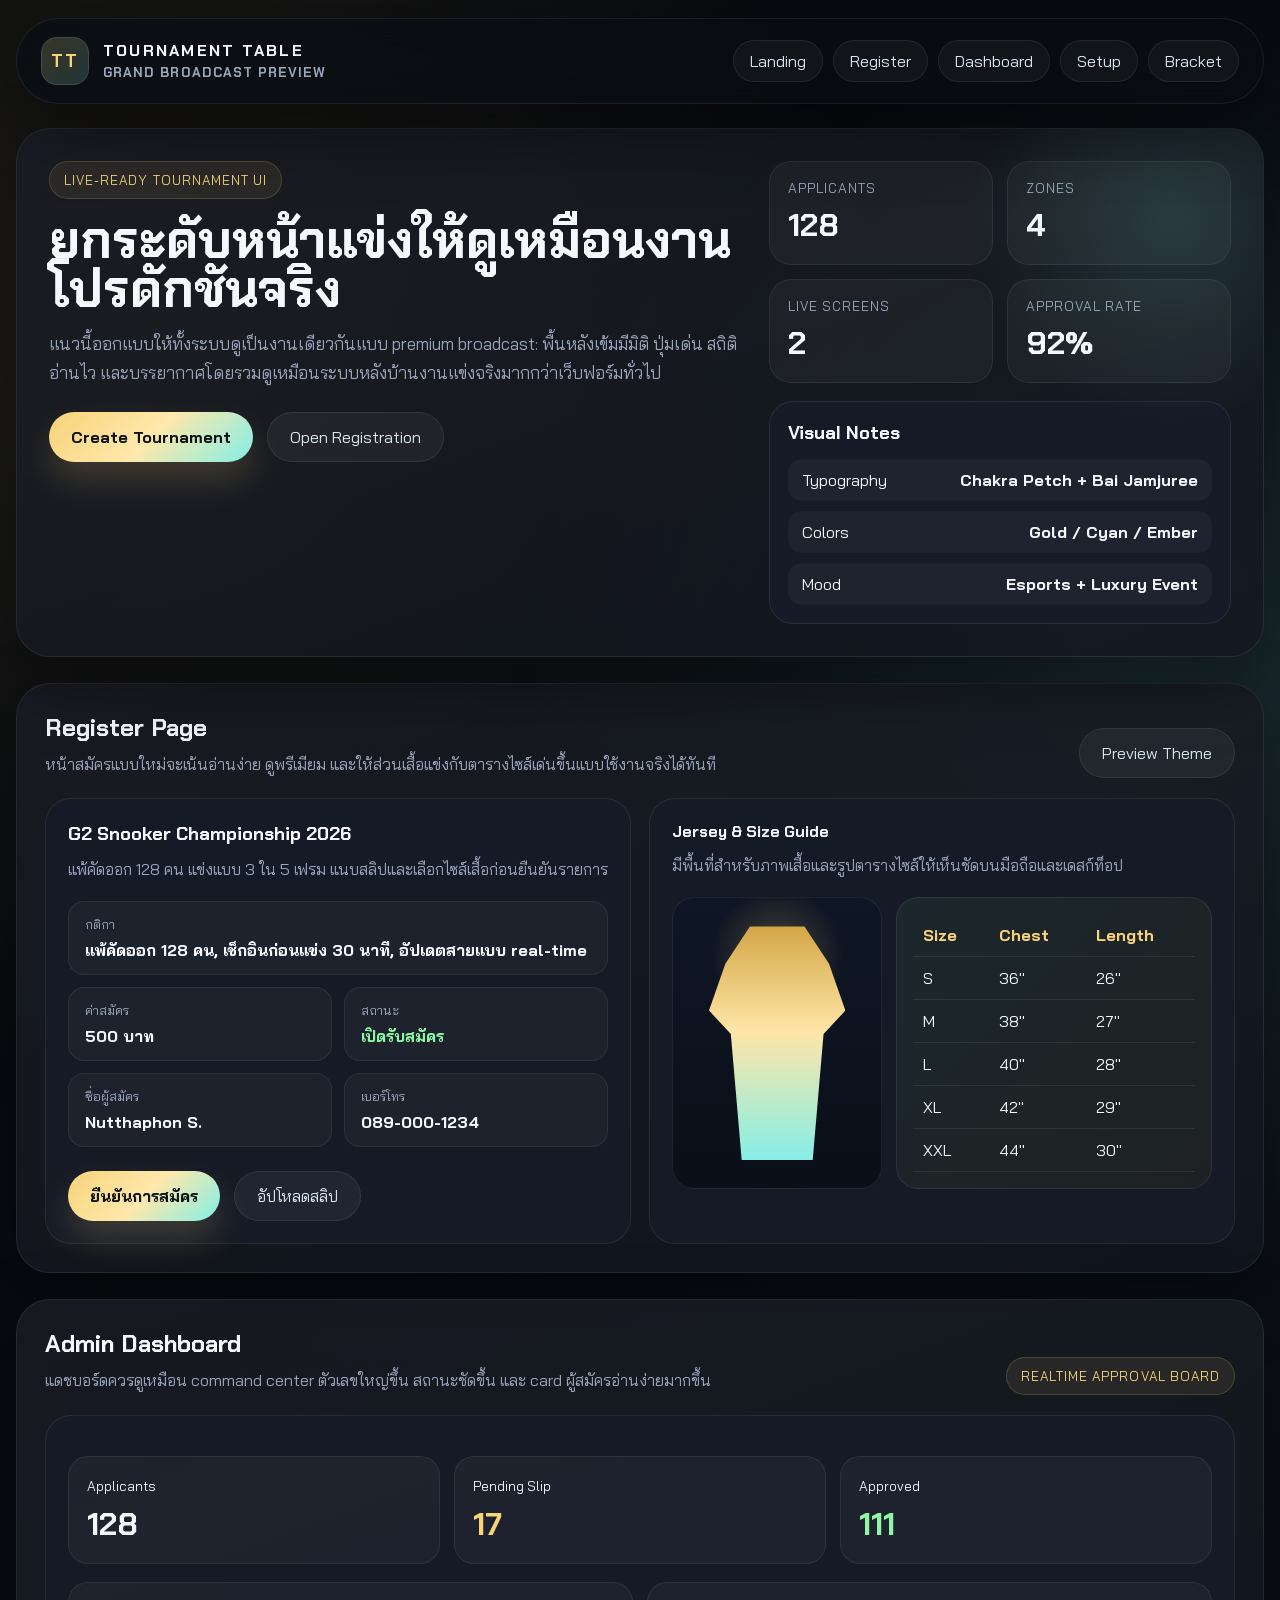
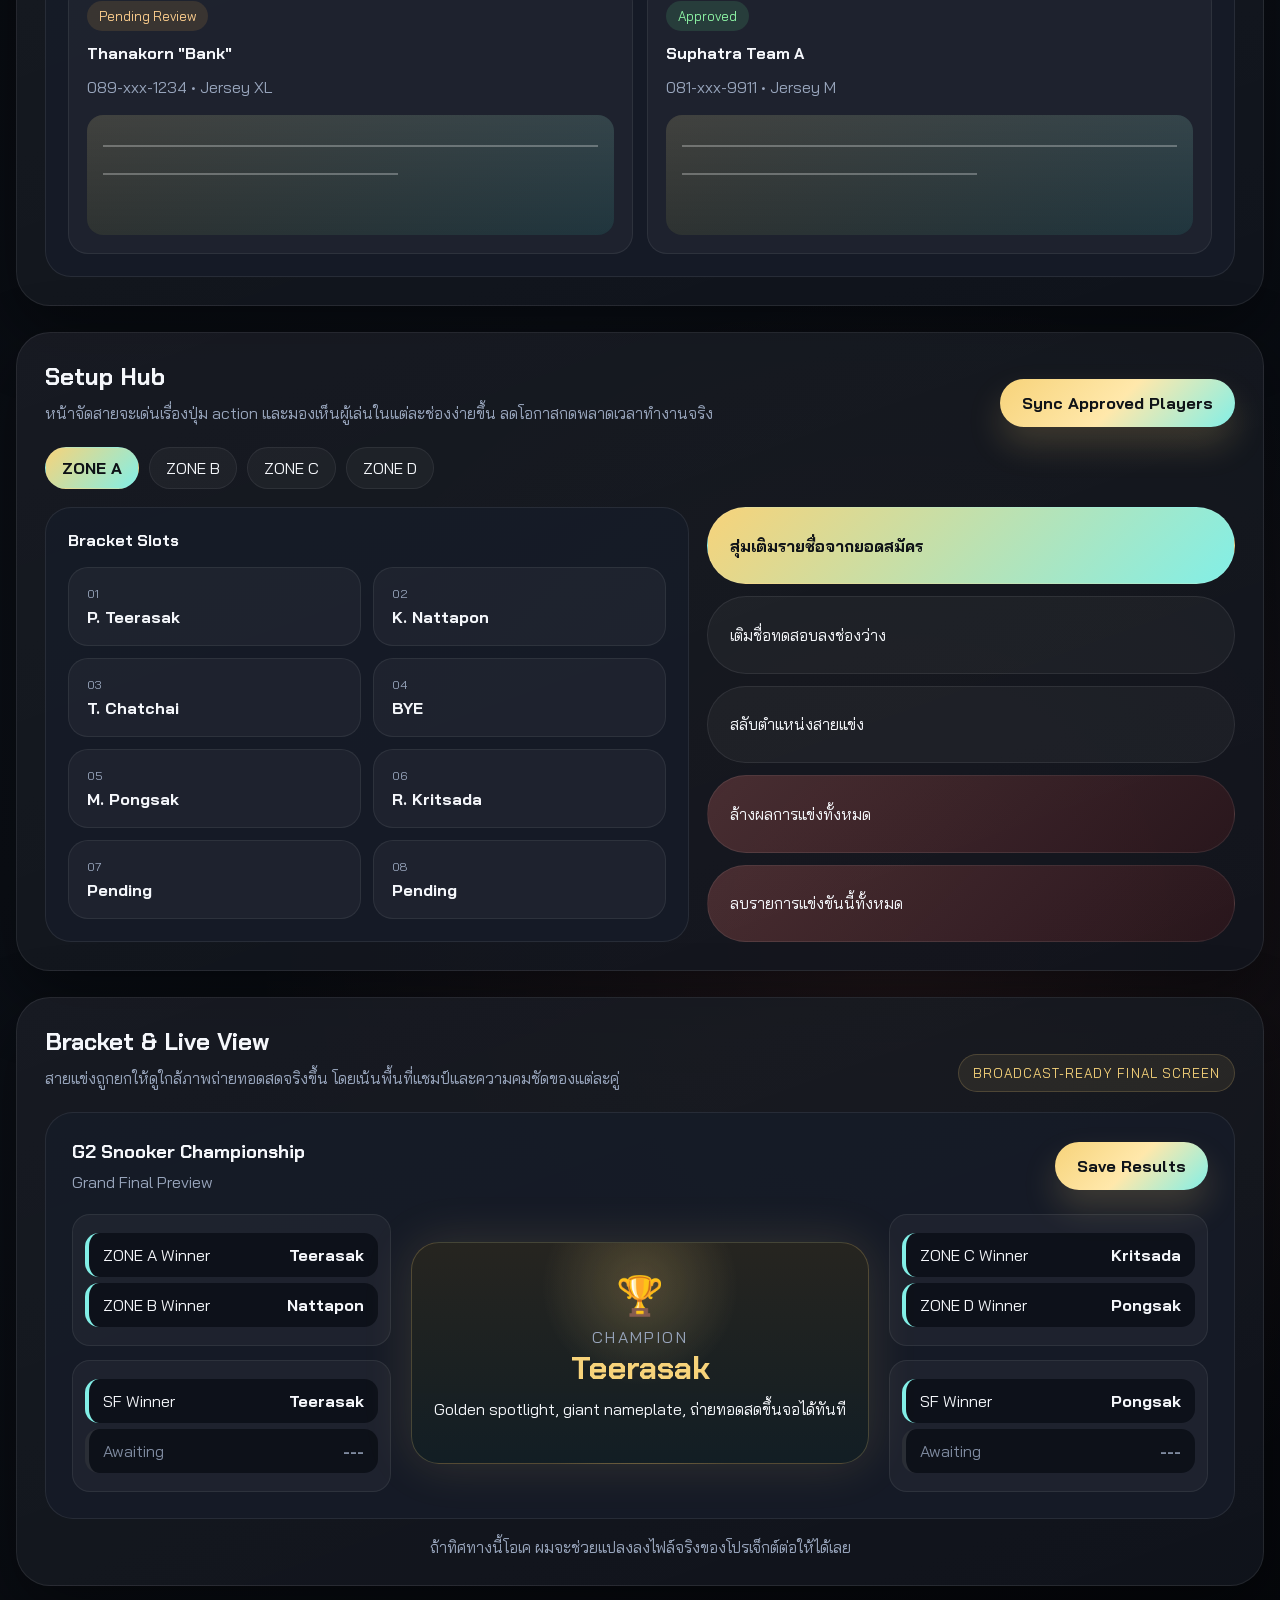
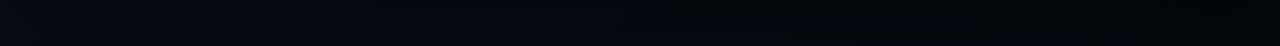
<file: preview/tournament-ui-preview.html>
<!DOCTYPE html>
<html lang="th">
<head>
  <meta charset="UTF-8" />
  <meta name="viewport" content="width=device-width, initial-scale=1.0" />
  <title>Tournament Table Preview</title>
  <style>
    @import url('https://fonts.googleapis.com/css2?family=Bai+Jamjuree:wght@400;500;600;700&family=Chakra+Petch:wght@500;600;700&display=swap');

    :root {
      --bg: #06070b;
      --panel: rgba(15, 19, 28, .82);
      --panel-2: rgba(22, 28, 40, .92);
      --line: rgba(255,255,255,.08);
      --text: #f5f7fb;
      --muted: #98a5bc;
      --gold: #f7d37a;
      --cyan: #82efe7;
      --green: #8ef7a6;
      --danger: #ff7d73;
      --shadow: 0 24px 70px rgba(0,0,0,.42);
      --radius-xl: 34px;
      --radius-lg: 24px;
      --radius-md: 18px;
    }

    * { box-sizing: border-box; }
    html { scroll-behavior: smooth; }
    body {
      margin: 0;
      color: var(--text);
      font-family: "Bai Jamjuree", sans-serif;
      background:
        radial-gradient(circle at 10% 10%, rgba(247, 211, 122, .10), transparent 24%),
        radial-gradient(circle at 90% 20%, rgba(130, 239, 231, .14), transparent 22%),
        radial-gradient(circle at 70% 78%, rgba(255, 125, 115, .10), transparent 24%),
        linear-gradient(135deg, #05070b 0%, #0b0f16 55%, #05070b 100%);
      overflow-x: hidden;
    }
    body::before {
      content: "";
      position: fixed;
      inset: 0;
      pointer-events: none;
      background-image:
        linear-gradient(rgba(255,255,255,.035) 1px, transparent 1px),
        linear-gradient(90deg, rgba(255,255,255,.035) 1px, transparent 1px);
      background-size: 72px 72px;
      mask-image: radial-gradient(circle at center, black 20%, transparent 84%);
      opacity: .25;
    }

    .wrap {
      width: min(1420px, calc(100vw - 32px));
      margin: 18px auto 60px;
    }

    .topbar {
      position: sticky;
      top: 16px;
      z-index: 10;
      display: flex;
      justify-content: space-between;
      align-items: center;
      gap: 20px;
      padding: 18px 24px;
      margin-bottom: 24px;
      border-radius: 999px;
      background: rgba(10, 13, 18, .78);
      border: 1px solid var(--line);
      backdrop-filter: blur(16px);
      box-shadow: var(--shadow);
    }

    .brand {
      display: flex;
      align-items: center;
      gap: 14px;
      font-family: "Chakra Petch", sans-serif;
      text-transform: uppercase;
      letter-spacing: .14em;
      font-weight: 700;
    }

    .brand-mark {
      width: 48px;
      height: 48px;
      display: grid;
      place-items: center;
      border-radius: 16px;
      background: linear-gradient(135deg, rgba(247,211,122,.20), rgba(130,239,231,.18));
      border: 1px solid rgba(255,255,255,.10);
      color: var(--gold);
      font-size: 1.1rem;
    }

    .nav {
      display: flex;
      flex-wrap: wrap;
      gap: 10px;
    }

    .nav a {
      text-decoration: none;
      color: #d7e6ef;
      padding: 10px 16px;
      border-radius: 999px;
      border: 1px solid rgba(255,255,255,.08);
      background: rgba(255,255,255,.04);
    }

    .hero, .section {
      background:
        linear-gradient(160deg, rgba(255,255,255,.04), rgba(255,255,255,.01)),
        var(--panel);
      border: 1px solid var(--line);
      border-radius: var(--radius-xl);
      box-shadow: var(--shadow);
    }

    .hero {
      display: grid;
      grid-template-columns: 1.2fr .8fr;
      gap: 26px;
      padding: 32px;
      overflow: hidden;
      position: relative;
    }

    .hero::after {
      content: "";
      position: absolute;
      width: 420px;
      height: 420px;
      right: -120px;
      top: -120px;
      border-radius: 50%;
      background: radial-gradient(circle, rgba(130,239,231,.12), transparent 68%);
    }

    .eyebrow {
      display: inline-block;
      padding: 10px 14px;
      border-radius: 999px;
      font-size: .82rem;
      text-transform: uppercase;
      letter-spacing: .08em;
      color: var(--gold);
      background: rgba(247,211,122,.08);
      border: 1px solid rgba(247,211,122,.18);
    }

    h1, h2, h3, h4 {
      font-family: "Chakra Petch", sans-serif;
      margin: 0;
    }

    .hero h1 {
      margin-top: 18px;
      font-size: clamp(2.4rem, 4vw, 5rem);
      line-height: .95;
      max-width: 800px;
    }

    .hero p {
      color: var(--muted);
      line-height: 1.7;
      max-width: 760px;
      margin: 16px 0 0;
      font-size: 1.06rem;
    }

    .btn-row {
      display: flex;
      flex-wrap: wrap;
      gap: 14px;
      margin-top: 24px;
    }

    .btn, .btn-ghost, .action {
      appearance: none;
      border: 0;
      cursor: pointer;
      font: inherit;
      border-radius: 999px;
      padding: 14px 22px;
    }

    .btn {
      color: #0f1318;
      font-weight: 700;
      background: linear-gradient(135deg, var(--gold) 0%, #ffe8ab 50%, var(--cyan) 100%);
      box-shadow: 0 18px 34px rgba(247,211,122,.18);
    }

    .btn-ghost {
      color: #dce9f1;
      background: rgba(255,255,255,.05);
      border: 1px solid rgba(255,255,255,.08);
    }

    .stats {
      display: grid;
      grid-template-columns: repeat(2, 1fr);
      gap: 14px;
    }

    .stat {
      padding: 18px;
      border-radius: 22px;
      background: rgba(255,255,255,.04);
      border: 1px solid rgba(255,255,255,.07);
    }

    .stat small {
      display: block;
      color: var(--muted);
      text-transform: uppercase;
      letter-spacing: .08em;
      margin-bottom: 8px;
    }

    .stat strong {
      font-family: "Chakra Petch", sans-serif;
      font-size: 2rem;
    }

    .mini-list {
      margin-top: 18px;
      padding: 18px;
      border-radius: 24px;
      background: var(--panel-2);
      border: 1px solid rgba(255,255,255,.08);
    }

    .mini-list ul {
      list-style: none;
      padding: 0;
      margin: 14px 0 0;
      display: grid;
      gap: 10px;
    }

    .mini-list li {
      display: flex;
      justify-content: space-between;
      gap: 16px;
      padding: 11px 14px;
      border-radius: 14px;
      background: rgba(255,255,255,.04);
    }

    .section {
      margin-top: 26px;
      padding: 28px;
    }

    .section-head {
      display: flex;
      justify-content: space-between;
      align-items: end;
      gap: 20px;
      margin-bottom: 20px;
    }

    .section-head p {
      margin: 8px 0 0;
      color: var(--muted);
      line-height: 1.7;
      max-width: 760px;
    }

    .grid-2 {
      display: grid;
      grid-template-columns: 1fr 1fr;
      gap: 18px;
    }

    .card {
      padding: 22px;
      border-radius: 26px;
      background: var(--panel-2);
      border: 1px solid rgba(255,255,255,.08);
    }

    .card p {
      margin: 10px 0 0;
      color: var(--muted);
      line-height: 1.7;
    }

    .fields {
      display: grid;
      grid-template-columns: repeat(2, 1fr);
      gap: 12px;
      margin-top: 18px;
    }

    .field {
      padding: 14px 16px;
      border-radius: 16px;
      background: rgba(255,255,255,.035);
      border: 1px solid rgba(255,255,255,.07);
    }

    .field.wide { grid-column: 1 / -1; }

    .field span {
      display: block;
      color: var(--muted);
      font-size: .82rem;
      margin-bottom: 8px;
    }

    .jersey {
      display: grid;
      grid-template-columns: .8fr 1.2fr;
      gap: 14px;
      margin-top: 18px;
    }

    .jersey-box, .table-box {
      min-height: 220px;
      border-radius: 22px;
      overflow: hidden;
      border: 1px solid rgba(255,255,255,.08);
    }

    .jersey-box {
      position: relative;
      background:
        radial-gradient(circle at 50% 20%, rgba(247,211,122,.25), transparent 26%),
        linear-gradient(180deg, #0f1625 0%, #0a0f18 100%);
    }

    .jersey-box::before {
      content: "";
      position: absolute;
      inset: 28px 36px;
      clip-path: polygon(30% 0, 70% 0, 88% 16%, 100% 36%, 84% 46%, 76% 100%, 24% 100%, 16% 46%, 0 36%, 12% 16%);
      background: linear-gradient(180deg, #d3a646 0%, #ffe6a7 45%, #85eee7 100%);
    }

    .table-box {
      padding: 16px;
      background:
        linear-gradient(135deg, rgba(130,239,231,.08), rgba(247,211,122,.05)),
        #12171d;
    }

    table {
      width: 100%;
      border-collapse: collapse;
    }

    th, td {
      padding: 11px 10px;
      text-align: left;
      border-bottom: 1px solid rgba(255,255,255,.08);
    }

    th { color: var(--gold); }

    .metrics {
      display: grid;
      grid-template-columns: repeat(3, 1fr);
      gap: 14px;
      margin-top: 18px;
    }

    .metric, .player, .slotbox {
      padding: 18px;
      border-radius: 20px;
      background: rgba(255,255,255,.04);
      border: 1px solid rgba(255,255,255,.07);
    }

    .metric strong {
      display: block;
      margin-top: 8px;
      font-size: 2rem;
      font-family: "Chakra Petch", sans-serif;
    }

    .players {
      display: grid;
      grid-template-columns: repeat(2, 1fr);
      gap: 14px;
      margin-top: 18px;
    }

    .chip {
      display: inline-flex;
      align-items: center;
      padding: 7px 12px;
      border-radius: 999px;
      font-size: .82rem;
      margin-bottom: 12px;
    }

    .chip.pending { color: #ffd08e; background: rgba(255,178,79,.12); }
    .chip.ok { color: var(--green); background: rgba(110,255,153,.12); }

    .slip {
      margin-top: 14px;
      height: 120px;
      border-radius: 16px;
      background:
        linear-gradient(180deg, rgba(255,255,255,.08), transparent),
        linear-gradient(135deg, rgba(247,211,122,.14), rgba(130,239,231,.14)),
        #101722;
      position: relative;
    }

    .slip::before, .slip::after {
      content: "";
      position: absolute;
      left: 16px;
      right: 16px;
      height: 2px;
      background: rgba(255,255,255,.28);
    }

    .slip::before { top: 30px; }
    .slip::after { top: 58px; width: 56%; }

    .zones {
      display: flex;
      flex-wrap: wrap;
      gap: 10px;
      margin-bottom: 18px;
    }

    .zone {
      padding: 10px 16px;
      border-radius: 999px;
      background: rgba(255,255,255,.04);
      border: 1px solid rgba(255,255,255,.07);
    }

    .zone.active {
      color: #0d1116;
      font-weight: 700;
      background: linear-gradient(135deg, var(--gold), var(--cyan));
    }

    .setup-grid {
      display: grid;
      grid-template-columns: 1fr .82fr;
      gap: 18px;
    }

    .roster {
      display: grid;
      grid-template-columns: repeat(2, 1fr);
      gap: 12px;
      margin-top: 16px;
    }

    .slotbox span {
      display: block;
      color: var(--muted);
      font-size: .76rem;
      margin-bottom: 6px;
    }

    .actions {
      display: grid;
      gap: 12px;
    }

    .action {
      text-align: left;
      color: var(--text);
      background: rgba(255,255,255,.04);
      border: 1px solid rgba(255,255,255,.08);
    }

    .action.primary {
      color: #0f1318;
      font-weight: 700;
      background: linear-gradient(135deg, var(--gold), var(--cyan));
    }

    .action.danger {
      background: linear-gradient(135deg, rgba(255,125,115,.22), rgba(146,31,31,.18));
    }

    .bracket {
      padding: 26px;
      border-radius: 28px;
      background: var(--panel-2);
      border: 1px solid rgba(255,255,255,.08);
    }

    .bracket-head {
      display: flex;
      justify-content: space-between;
      align-items: center;
      gap: 16px;
      margin-bottom: 22px;
    }

    .bracket-grid {
      display: grid;
      grid-template-columns: 1fr auto 1fr;
      gap: 20px;
      align-items: center;
    }

    .round {
      display: grid;
      gap: 14px;
    }

    .match {
      padding: 12px;
      border-radius: 18px;
      background: rgba(255,255,255,.04);
      border: 1px solid rgba(255,255,255,.07);
    }

    .slot {
      display: flex;
      justify-content: space-between;
      align-items: center;
      gap: 10px;
      padding: 12px 14px;
      margin: 6px 0;
      border-radius: 14px;
      background: rgba(7, 11, 18, .7);
      border-left: 4px solid var(--cyan);
    }

    .slot.wait {
      color: #7f8ba0;
      border-left-color: rgba(255,255,255,.12);
    }

    .champion {
      min-width: 280px;
      text-align: center;
      padding: 28px 22px;
      border-radius: 28px;
      background:
        radial-gradient(circle at 50% 20%, rgba(247,211,122,.22), transparent 34%),
        linear-gradient(180deg, rgba(247,211,122,.12), rgba(130,239,231,.08)),
        rgba(9,12,18,.9);
      border: 1px solid rgba(247,211,122,.22);
      box-shadow: 0 0 50px rgba(247,211,122,.14);
    }

    .champion .cup {
      font-size: 2.4rem;
      display: block;
      margin-bottom: 8px;
    }

    .champion strong {
      display: block;
      font-size: 2rem;
      font-family: "Chakra Petch", sans-serif;
      color: var(--gold);
    }

    .foot {
      margin-top: 18px;
      text-align: center;
      color: var(--muted);
    }

    @media (max-width: 1100px) {
      .hero, .grid-2, .setup-grid, .bracket-grid { grid-template-columns: 1fr; }
      .champion { min-width: 0; }
    }

    @media (max-width: 760px) {
      .wrap { width: min(100vw - 16px, 100%); }
      .topbar, .hero, .section { border-radius: 24px; }
      .stats, .fields, .jersey, .metrics, .players, .roster { grid-template-columns: 1fr; }
      .topbar { padding: 18px; }
      .hero, .section { padding: 20px; }
      .brand { font-size: .86rem; }
    }
  </style>
</head>
<body>
  <div class="wrap">
    <header class="topbar">
      <div class="brand">
        <div class="brand-mark">TT</div>
        <div>
          <div>Tournament Table</div>
          <small style="color:var(--muted); letter-spacing:.08em;">Grand Broadcast Preview</small>
        </div>
      </div>
      <nav class="nav">
        <a href="#landing">Landing</a>
        <a href="#register">Register</a>
        <a href="#dashboard">Dashboard</a>
        <a href="#setup">Setup</a>
        <a href="#bracket">Bracket</a>
      </nav>
    </header>

    <section id="landing" class="hero">
      <div>
        <div class="eyebrow">Live-ready Tournament UI</div>
        <h1>ยกระดับหน้าแข่งให้ดูเหมือนงานโปรดักชันจริง</h1>
        <p>แนวนี้ออกแบบให้ทั้งระบบดูเป็นงานเดียวกันแบบ premium broadcast: พื้นหลังเข้มมีมิติ ปุ่มเด่น สถิติอ่านไว และบรรยากาศโดยรวมดูเหมือนระบบหลังบ้านงานแข่งจริงมากกว่าเว็บฟอร์มทั่วไป</p>
        <div class="btn-row">
          <button class="btn">Create Tournament</button>
          <button class="btn-ghost">Open Registration</button>
        </div>
      </div>
      <div>
        <div class="stats">
          <div class="stat"><small>Applicants</small><strong>128</strong></div>
          <div class="stat"><small>Zones</small><strong>4</strong></div>
          <div class="stat"><small>Live Screens</small><strong>2</strong></div>
          <div class="stat"><small>Approval Rate</small><strong>92%</strong></div>
        </div>
        <div class="mini-list">
          <h3>Visual Notes</h3>
          <ul>
            <li><span>Typography</span><strong>Chakra Petch + Bai Jamjuree</strong></li>
            <li><span>Colors</span><strong>Gold / Cyan / Ember</strong></li>
            <li><span>Mood</span><strong>Esports + Luxury Event</strong></li>
          </ul>
        </div>
      </div>
    </section>

    <section id="register" class="section">
      <div class="section-head">
        <div>
          <h2>Register Page</h2>
          <p>หน้าสมัครแบบใหม่จะเน้นอ่านง่าย ดูพรีเมียม และให้ส่วนเสื้อแข่งกับตารางไซส์เด่นขึ้นแบบใช้งานจริงได้ทันที</p>
        </div>
        <button class="btn-ghost">Preview Theme</button>
      </div>
      <div class="grid-2">
        <article class="card">
          <h3>G2 Snooker Championship 2026</h3>
          <p>แพ้คัดออก 128 คน แข่งแบบ 3 ใน 5 เฟรม แนบสลิปและเลือกไซส์เสื้อก่อนยืนยันรายการ</p>
          <div class="fields">
            <div class="field wide"><span>กติกา</span><strong>แพ้คัดออก 128 คน, เช็กอินก่อนแข่ง 30 นาที, อัปเดตสายแบบ real-time</strong></div>
            <div class="field"><span>ค่าสมัคร</span><strong>500 บาท</strong></div>
            <div class="field"><span>สถานะ</span><strong style="color:var(--green)">เปิดรับสมัคร</strong></div>
            <div class="field"><span>ชื่อผู้สมัคร</span><strong>Nutthaphon S.</strong></div>
            <div class="field"><span>เบอร์โทร</span><strong>089-000-1234</strong></div>
          </div>
          <div class="btn-row">
            <button class="btn">ยืนยันการสมัคร</button>
            <button class="btn-ghost">อัปโหลดสลิป</button>
          </div>
        </article>
        <article class="card">
          <h4>Jersey & Size Guide</h4>
          <p>มีพื้นที่สำหรับภาพเสื้อและรูปตารางไซส์ให้เห็นชัดบนมือถือและเดสก์ท็อป</p>
          <div class="jersey">
            <div class="jersey-box"></div>
            <div class="table-box">
              <table>
                <thead>
                  <tr><th>Size</th><th>Chest</th><th>Length</th></tr>
                </thead>
                <tbody>
                  <tr><td>S</td><td>36"</td><td>26"</td></tr>
                  <tr><td>M</td><td>38"</td><td>27"</td></tr>
                  <tr><td>L</td><td>40"</td><td>28"</td></tr>
                  <tr><td>XL</td><td>42"</td><td>29"</td></tr>
                  <tr><td>XXL</td><td>44"</td><td>30"</td></tr>
                </tbody>
              </table>
            </div>
          </div>
        </article>
      </div>
    </section>

    <section id="dashboard" class="section">
      <div class="section-head">
        <div>
          <h2>Admin Dashboard</h2>
          <p>แดชบอร์ดควรดูเหมือน command center ตัวเลขใหญ่ขึ้น สถานะชัดขึ้น และ card ผู้สมัครอ่านง่ายมากขึ้น</p>
        </div>
        <div class="eyebrow">Realtime approval board</div>
      </div>
      <div class="card">
        <div class="metrics">
          <div class="metric"><small>Applicants</small><strong>128</strong></div>
          <div class="metric"><small>Pending Slip</small><strong style="color:var(--gold)">17</strong></div>
          <div class="metric"><small>Approved</small><strong style="color:var(--green)">111</strong></div>
        </div>
        <div class="players">
          <div class="player">
            <div class="chip pending">Pending Review</div>
            <h4>Thanakorn "Bank"</h4>
            <p>089-xxx-1234 • Jersey XL</p>
            <div class="slip"></div>
          </div>
          <div class="player">
            <div class="chip ok">Approved</div>
            <h4>Suphatra Team A</h4>
            <p>081-xxx-9911 • Jersey M</p>
            <div class="slip"></div>
          </div>
        </div>
      </div>
    </section>

    <section id="setup" class="section">
      <div class="section-head">
        <div>
          <h2>Setup Hub</h2>
          <p>หน้าจัดสายจะเด่นเรื่องปุ่ม action และมองเห็นผู้เล่นในแต่ละช่องง่ายขึ้น ลดโอกาสกดพลาดเวลาทำงานจริง</p>
        </div>
        <button class="btn">Sync Approved Players</button>
      </div>
      <div class="zones">
        <div class="zone active">ZONE A</div>
        <div class="zone">ZONE B</div>
        <div class="zone">ZONE C</div>
        <div class="zone">ZONE D</div>
      </div>
      <div class="setup-grid">
        <div class="card">
          <h4>Bracket Slots</h4>
          <div class="roster">
            <div class="slotbox"><span>01</span><strong>P. Teerasak</strong></div>
            <div class="slotbox"><span>02</span><strong>K. Nattapon</strong></div>
            <div class="slotbox"><span>03</span><strong>T. Chatchai</strong></div>
            <div class="slotbox"><span>04</span><strong>BYE</strong></div>
            <div class="slotbox"><span>05</span><strong>M. Pongsak</strong></div>
            <div class="slotbox"><span>06</span><strong>R. Kritsada</strong></div>
            <div class="slotbox"><span>07</span><strong>Pending</strong></div>
            <div class="slotbox"><span>08</span><strong>Pending</strong></div>
          </div>
        </div>
        <div class="actions">
          <button class="action primary">สุ่มเติมรายชื่อจากยอดสมัคร</button>
          <button class="action">เติมชื่อทดสอบลงช่องว่าง</button>
          <button class="action">สลับตำแหน่งสายแข่ง</button>
          <button class="action danger">ล้างผลการแข่งทั้งหมด</button>
          <button class="action danger">ลบรายการแข่งขันนี้ทั้งหมด</button>
        </div>
      </div>
    </section>

    <section id="bracket" class="section">
      <div class="section-head">
        <div>
          <h2>Bracket & Live View</h2>
          <p>สายแข่งถูกยกให้ดูใกล้ภาพถ่ายทอดสดจริงขึ้น โดยเน้นพื้นที่แชมป์และความคมชัดของแต่ละคู่</p>
        </div>
        <div class="eyebrow">Broadcast-ready final screen</div>
      </div>
      <div class="bracket">
        <div class="bracket-head">
          <div>
            <h3>G2 Snooker Championship</h3>
            <p style="margin:8px 0 0; color:var(--muted)">Grand Final Preview</p>
          </div>
          <button class="btn">Save Results</button>
        </div>
        <div class="bracket-grid">
          <div class="round">
            <div class="match">
              <div class="slot"><span>ZONE A Winner</span><strong>Teerasak</strong></div>
              <div class="slot"><span>ZONE B Winner</span><strong>Nattapon</strong></div>
            </div>
            <div class="match">
              <div class="slot"><span>SF Winner</span><strong>Teerasak</strong></div>
              <div class="slot wait"><span>Awaiting</span><strong>---</strong></div>
            </div>
          </div>
          <div class="champion">
            <span class="cup">🏆</span>
            <div style="letter-spacing:.14em; text-transform:uppercase; color:var(--muted)">Champion</div>
            <strong>Teerasak</strong>
            <p style="margin-top:10px">Golden spotlight, giant nameplate, ถ่ายทอดสดขึ้นจอได้ทันที</p>
          </div>
          <div class="round">
            <div class="match">
              <div class="slot"><span>ZONE C Winner</span><strong>Kritsada</strong></div>
              <div class="slot"><span>ZONE D Winner</span><strong>Pongsak</strong></div>
            </div>
            <div class="match">
              <div class="slot"><span>SF Winner</span><strong>Pongsak</strong></div>
              <div class="slot wait"><span>Awaiting</span><strong>---</strong></div>
            </div>
          </div>
        </div>
      </div>
      <div class="foot">ถ้าทิศทางนี้โอเค ผมจะช่วยแปลงลงไฟล์จริงของโปรเจ็กต์ต่อให้ได้เลย</div>
    </section>
  </div>
</body>
</html>
</file>
